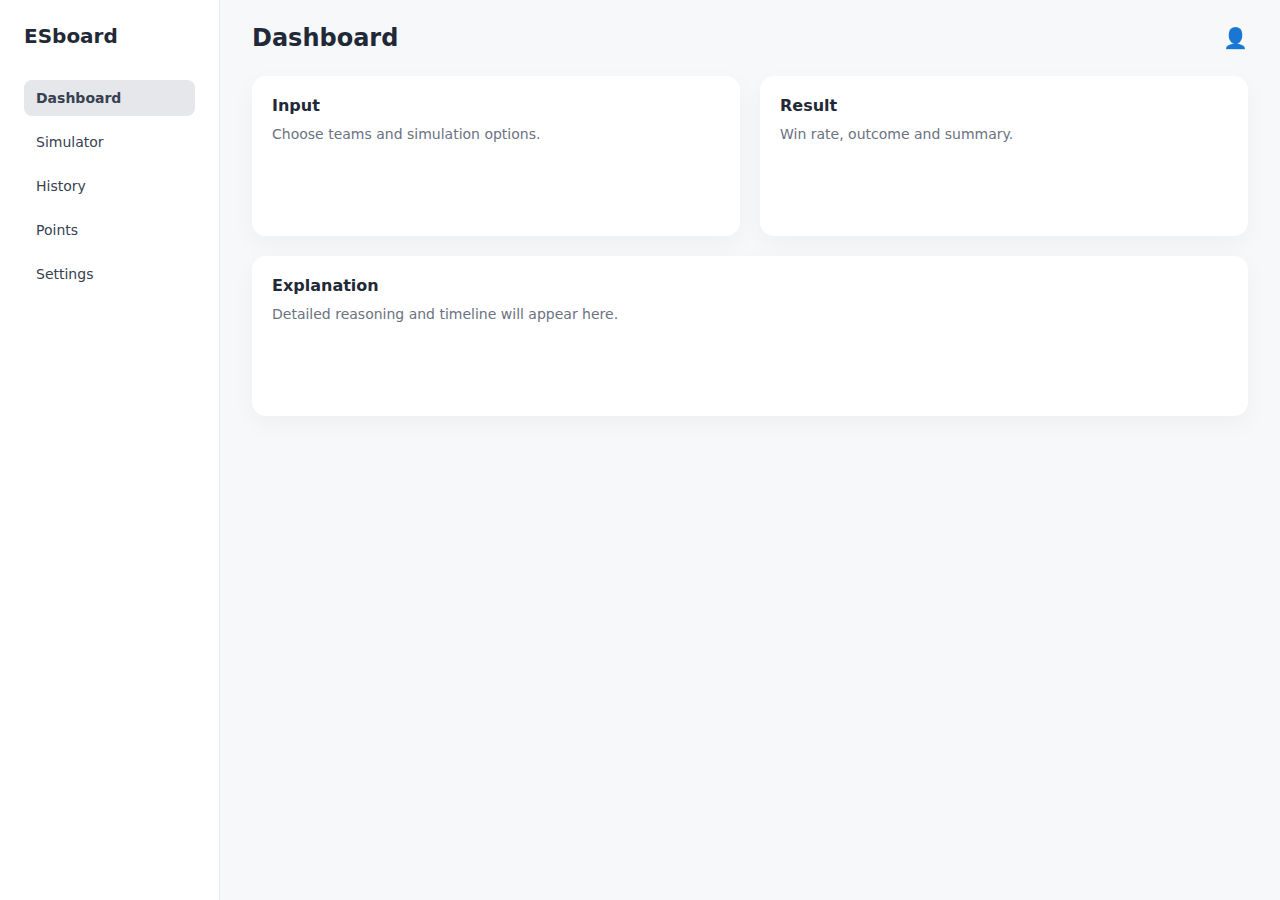
<file: dashboard/index.html>
<!DOCTYPE html>
<html lang="en">
<head>
  <meta charset="UTF-8" />
  <title>ESboard · Dashboard</title>
  <meta name="viewport" content="width=device-width, initial-scale=1.0" />
  <link rel="stylesheet" href="dashboard.css" />
</head>
<body>

<div class="app">

  <!-- Sidebar -->
  <aside class="sidebar">
    <div class="logo">ESboard</div>

    <nav class="menu">
      <a class="active">Dashboard</a>
      <a>Simulator</a>
      <a>History</a>
      <a>Points</a>
      <a>Settings</a>
    </nav>
  </aside>

  <!-- Main -->
  <main class="main">

    <!-- Top Bar -->
    <header class="topbar">
      <h1>Dashboard</h1>
      <div class="user">👤</div>
    </header>

    <!-- Content -->
    <section class="content">

      <div class="card">
        <h3>Input</h3>
        <p>Choose teams and simulation options.</p>
      </div>

      <div class="card">
        <h3>Result</h3>
        <p>Win rate, outcome and summary.</p>
      </div>

      <div class="card full">
        <h3>Explanation</h3>
        <p>Detailed reasoning and timeline will appear here.</p>
      </div>

    </section>

  </main>

</div>

</body>
</html>
</file>
<file: dashboard/dashboard.css>
/* =========================
   Base / Reset
========================= */
* {
  box-sizing: border-box;
  margin: 0;
  padding: 0;
  font-family: system-ui, -apple-system, BlinkMacSystemFont, "Segoe UI",
               Roboto, Helvetica, Arial, sans-serif;
}

body {
  background: #f7f8fa;
  color: #1f2937;
}

/* =========================
   App Layout
========================= */
.app {
  display: flex;
  height: 100vh;
}

/* =========================
   Sidebar
========================= */
.sidebar {
  width: 220px;
  background: #ffffff;
  border-right: 1px solid #e5e7eb;
  padding: 24px;
}

.logo {
  font-size: 20px;
  font-weight: 700;
  margin-bottom: 32px;
}

.menu a {
  display: block;
  padding: 10px 12px;
  margin-bottom: 8px;
  border-radius: 8px;
  text-decoration: none;
  color: #374151;
  font-size: 14px;
  cursor: pointer;
}

.menu a:hover {
  background: #f3f4f6;
}

.menu a.active {
  background: #e5e7eb;
  font-weight: 600;
}

/* =========================
   Main Area
========================= */
.main {
  flex: 1;
  padding: 24px 32px;
  overflow-y: auto;
}

/* =========================
   Top Bar
========================= */
.topbar {
  display: flex;
  align-items: center;
  justify-content: space-between;
  margin-bottom: 24px;
}

.topbar h1 {
  font-size: 24px;
  font-weight: 600;
}

.user {
  font-size: 20px;
  cursor: pointer;
}

/* =========================
   Content Grid
========================= */
.content {
  display: grid;
  grid-template-columns: repeat(2, 1fr);
  gap: 20px;
}

/* =========================
   Cards
========================= */
.card {
  background: #ffffff;
  border-radius: 14px;
  padding: 20px;
  min-height: 160px;
  box-shadow: 0 8px 24px rgba(0, 0, 0, 0.04);
}

.card h3 {
  font-size: 16px;
  margin-bottom: 8px;
}

.card p {
  font-size: 14px;
  color: #6b7280;
  line-height: 1.6;
}

/* Full-width card */
.card.full {
  grid-column: 1 / -1;
}
<script>
  (function () {
    const path = location.pathname;

    // 移除全部 active
    document.querySelectorAll(".menu a").forEach(a => a.classList.remove("active"));

    // 根据当前路径，找到对应链接并加 active
    // 兼容 /dashboard/ 和 /dashboard/index.html
    const normalize = (p) => (p === "/dashboard" ? "/dashboard/" : p);

    const p = normalize(path);

    let selector = '';
    if (p === "/dashboard/" || p === "/dashboard/index.html") {
      selector = '.menu a[href="/dashboard/"]';
    } else {
      selector = `.menu a[href="${p}"]`;
    }

    const activeLink = document.querySelector(selector);
    if (activeLink) activeLink.classList.add("active");
  })();
</script>
</file>
